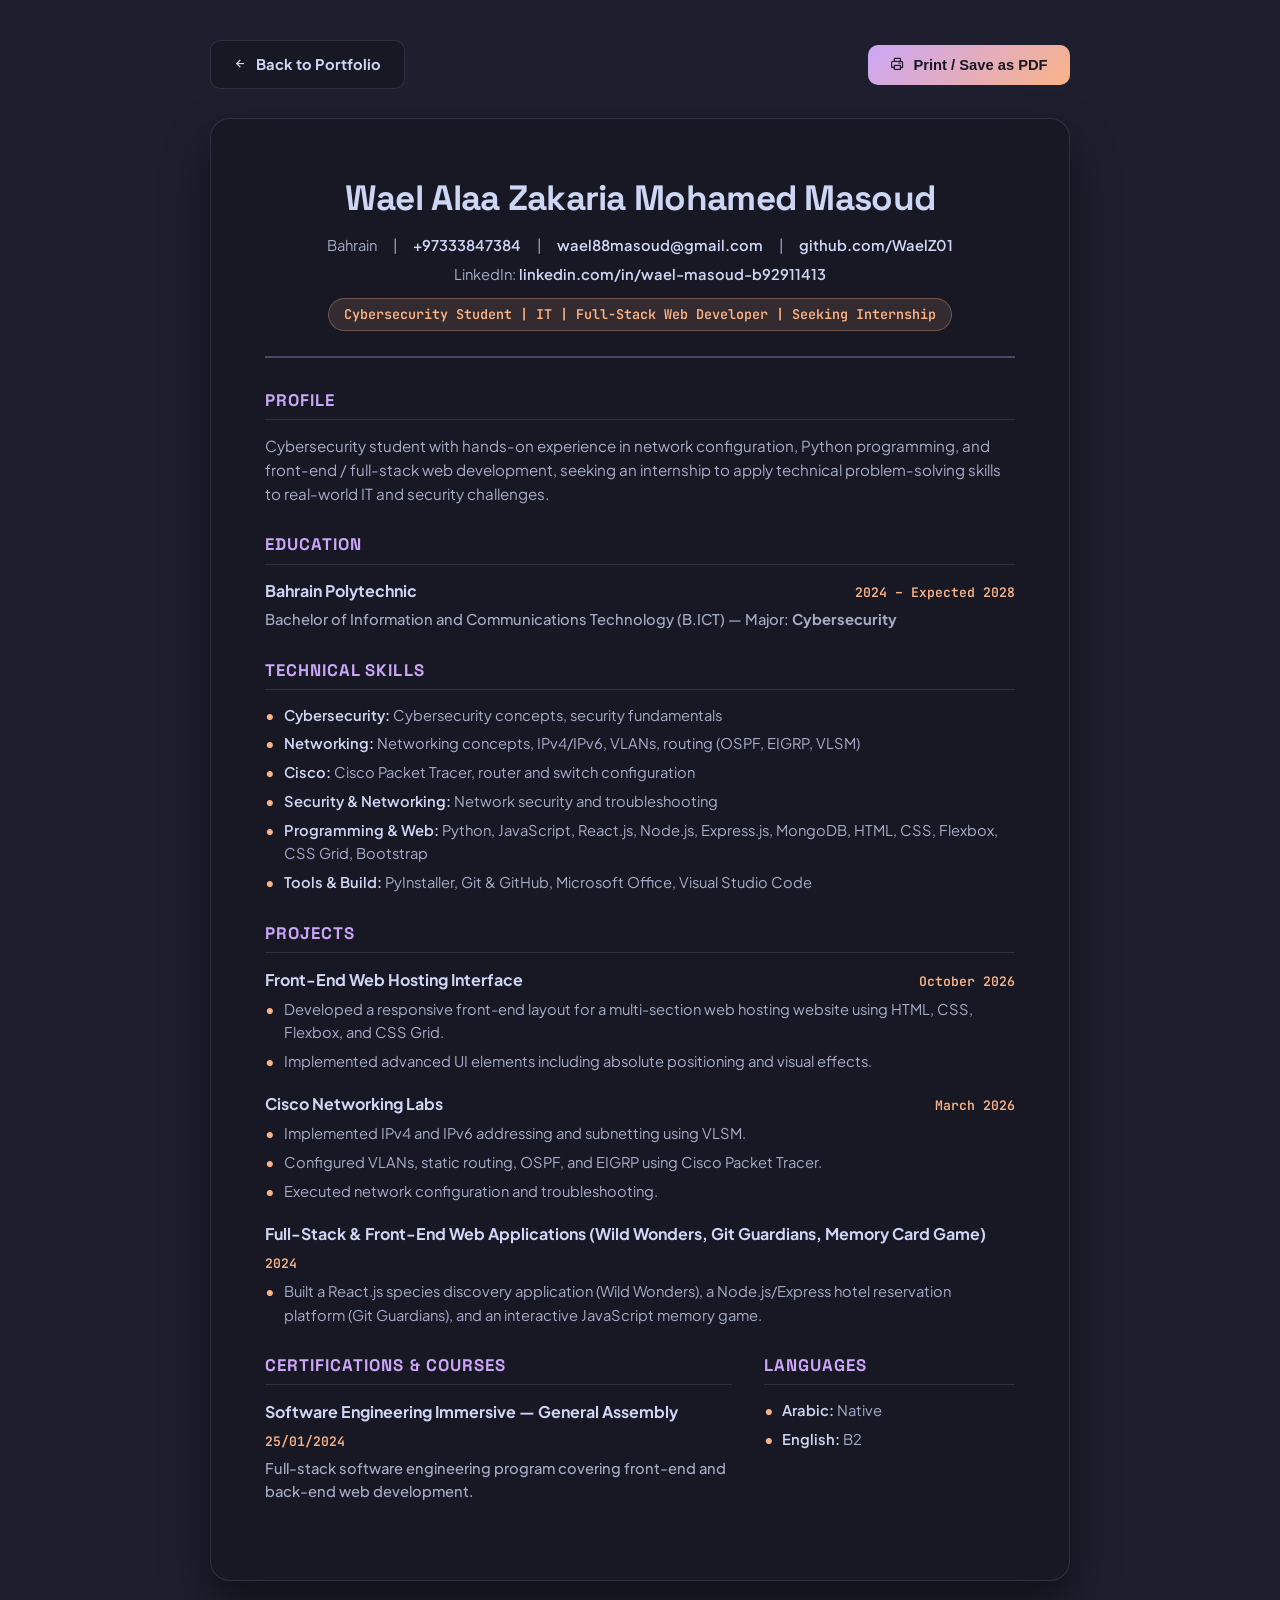
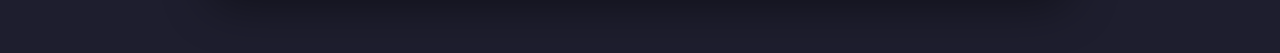
<file: cv.html>
<!DOCTYPE html>
<html lang="en">
<head>
    <meta charset="UTF-8">
    <meta name="viewport" content="width=device-width, initial-scale=1.0">
    <link href="https://unpkg.com/boxicons@2.1.4/css/boxicons.min.css" rel="stylesheet">
    <title>Wael Alaa Zakaria Mohamed Masoud — CV / Resume</title>
    <style>
        @import url('https://fonts.googleapis.com/css2?family=JetBrains+Mono:wght@400;600;700&family=Plus+Jakarta+Sans:wght@400;500;600;700;800&family=Space+Grotesk:wght@600;700&display=swap');

        :root {
            --bg-base: #1E1E2E;
            --bg-mantle: #181825;
            --accent-mauve: #CBA6F7;
            --accent-peach: #FAB387;
            --text-main: #CDD6F4;
            --text-sub: #A6ADC8;
            --border-subtle: rgba(205, 214, 244, 0.12);
        }

        * {
            margin: 0;
            padding: 0;
            box-sizing: border-box;
            text-decoration: none;
        }

        body {
            background-color: var(--bg-base);
            color: var(--text-main);
            font-family: 'Plus Jakarta Sans', sans-serif;
            line-height: 1.58;
            padding: 2.5rem 1.5rem 4.5rem;
        }

        .cv-toolbar {
            max-width: 860px;
            margin: 0 auto 1.8rem;
            display: flex;
            justify-content: space-between;
            align-items: center;
            gap: 1rem;
        }

        .toolbar-btn {
            display: inline-flex;
            align-items: center;
            gap: 0.5rem;
            padding: 0.75rem 1.4rem;
            border-radius: 10px;
            font-size: 0.92rem;
            font-weight: 700;
            cursor: pointer;
            border: 1px solid var(--border-subtle);
            background: var(--bg-mantle);
            color: var(--text-main);
            transition: all 0.25s ease;
        }

        .toolbar-btn.primary {
            background: linear-gradient(135deg, var(--accent-mauve), var(--accent-peach));
            color: var(--bg-mantle);
            border: none;
        }

        .toolbar-btn:hover {
            transform: translateY(-2px);
        }

        .cv-sheet {
            max-width: 860px;
            margin: 0 auto;
            background: var(--bg-mantle);
            border: 1px solid var(--border-subtle);
            border-radius: 20px;
            padding: 3.2rem 3.4rem;
            box-shadow: 0 24px 48px rgba(0, 0, 0, 0.45);
        }

        .cv-header {
            text-align: center;
            padding-bottom: 1.6rem;
            border-bottom: 2px solid rgba(203, 166, 247, 0.3);
            margin-bottom: 1.8rem;
        }

        .cv-name {
            font-family: 'Space Grotesk', sans-serif;
            font-size: 2.2rem;
            font-weight: 700;
            color: var(--text-main);
            letter-spacing: -0.02em;
            margin-bottom: 0.5rem;
        }

        .cv-contact-line {
            font-size: 0.92rem;
            color: var(--text-sub);
            display: flex;
            flex-wrap: wrap;
            justify-content: center;
            gap: 0.5rem 1rem;
            margin-bottom: 0.35rem;
        }

        .cv-contact-line a {
            color: var(--text-main);
            font-weight: 600;
        }

        .cv-contact-line a:hover {
            color: var(--accent-mauve);
        }

        .cv-headline-tag {
            display: inline-block;
            margin-top: 0.4rem;
            font-family: 'JetBrains Mono', monospace;
            font-size: 0.84rem;
            font-weight: 600;
            color: var(--accent-peach);
            background: rgba(250, 179, 135, 0.12);
            border: 1px solid rgba(250, 179, 135, 0.3);
            padding: 0.3rem 0.95rem;
            border-radius: 999px;
        }

        .cv-section {
            margin-bottom: 1.6rem;
        }

        .cv-section:last-child {
            margin-bottom: 0;
        }

        .cv-section-title {
            font-family: 'Space Grotesk', sans-serif;
            font-size: 1.05rem;
            font-weight: 700;
            text-transform: uppercase;
            letter-spacing: 0.06em;
            color: var(--accent-mauve);
            padding-bottom: 0.35rem;
            border-bottom: 1px solid var(--border-subtle);
            margin-bottom: 0.85rem;
        }

        .cv-summary {
            font-size: 0.95rem;
            color: var(--text-sub);
        }

        .cv-item {
            margin-bottom: 1.1rem;
        }

        .cv-item:last-child {
            margin-bottom: 0;
        }

        .cv-item-head {
            display: flex;
            justify-content: space-between;
            align-items: baseline;
            flex-wrap: wrap;
            gap: 0.5rem;
            margin-bottom: 0.25rem;
        }

        .cv-item-head h3 {
            font-size: 1rem;
            font-weight: 700;
            color: var(--text-main);
        }

        .cv-item-head span {
            font-family: 'JetBrains Mono', monospace;
            font-size: 0.82rem;
            font-weight: 600;
            color: var(--accent-peach);
        }

        .cv-subline {
            font-size: 0.92rem;
            color: var(--text-sub);
            font-weight: 500;
        }

        .cv-bullets {
            list-style: none;
            display: flex;
            flex-direction: column;
            gap: 0.35rem;
            margin-top: 0.35rem;
        }

        .cv-bullets li {
            position: relative;
            padding-left: 1.15rem;
            font-size: 0.92rem;
            color: var(--text-sub);
        }

        .cv-bullets li::before {
            content: '•';
            position: absolute;
            left: 0;
            color: var(--accent-peach);
            font-weight: 700;
        }

        .cv-bullets li strong {
            color: var(--text-main);
            font-weight: 600;
        }

        .cv-two-col {
            display: grid;
            grid-template-columns: 1.3fr 0.7fr;
            gap: 2rem;
        }

        @media (max-width: 680px) {
            .cv-sheet { padding: 1.8rem; }
            .cv-two-col { grid-template-columns: 1fr; gap: 1.4rem; }
        }

        @media print {
            @page {
                margin: 12mm;
            }
            body {
                background: #FFFFFF;
                color: #111827;
                padding: 0;
                font-size: 11pt;
            }
            .cv-toolbar { display: none; }
            .cv-sheet {
                background: #FFFFFF;
                border: none;
                box-shadow: none;
                padding: 0;
                max-width: 100%;
            }
            .cv-header {
                border-bottom-color: #1F4E79;
            }
            .cv-name, .cv-item-head h3, .cv-contact-line a, .cv-bullets li strong {
                color: #111827;
            }
            .cv-section-title {
                color: #1F4E79;
                border-bottom-color: #111827;
            }
            .cv-item-head span, .cv-headline-tag {
                color: #1F4E79;
                background: transparent;
                border: none;
                padding: 0;
            }
            .cv-summary, .cv-subline, .cv-bullets li, .cv-contact-line {
                color: #1F2937;
            }
            .cv-bullets li::before {
                color: #111827;
            }
        }
    </style>
</head>
<body>

    <div class="cv-toolbar">
        <a href="./index.html" class="toolbar-btn">
            <i class='bx bx-left-arrow-alt'></i> Back to Portfolio
        </a>
        <button type="button" class="toolbar-btn primary" onclick="window.print()">
            <i class='bx bx-printer'></i> Print / Save as PDF
        </button>
    </div>

    <main class="cv-sheet">
        <header class="cv-header">
            <h1 class="cv-name">Wael Alaa Zakaria Mohamed Masoud</h1>
            <div class="cv-contact-line">
                <span>Bahrain</span>
                <span>|</span>
                <a href="tel:+97333847384">+97333847384</a>
                <span>|</span>
                <a href="mailto:wael88masoud@gmail.com">wael88masoud@gmail.com</a>
                <span>|</span>
                <a href="https://github.com/WaelZ01" target="_blank" rel="noopener noreferrer">github.com/WaelZ01</a>
            </div>
            <div class="cv-contact-line">
                <span>LinkedIn: <a href="https://www.linkedin.com/in/wael-masoud-b92911413" target="_blank" rel="noopener noreferrer">linkedin.com/in/wael-masoud-b92911413</a></span>
            </div>
            <span class="cv-headline-tag">Cybersecurity Student | IT | Full-Stack Web Developer | Seeking Internship</span>
        </header>

        <section class="cv-section">
            <h2 class="cv-section-title">Profile</h2>
            <p class="cv-summary">
                Cybersecurity student with hands-on experience in network configuration, Python programming, and front-end / full-stack web development, seeking an internship to apply technical problem-solving skills to real-world IT and security challenges.
            </p>
        </section>

        <section class="cv-section">
            <h2 class="cv-section-title">Education</h2>
            <div class="cv-item">
                <div class="cv-item-head">
                    <h3>Bahrain Polytechnic</h3>
                    <span>2024 – Expected 2028</span>
                </div>
                <p class="cv-subline">Bachelor of Information and Communications Technology (B.ICT) — Major: <strong>Cybersecurity</strong></p>
            </div>
        </section>

        <section class="cv-section">
            <h2 class="cv-section-title">Technical Skills</h2>
            <ul class="cv-bullets">
                <li><strong>Cybersecurity:</strong> Cybersecurity concepts, security fundamentals</li>
                <li><strong>Networking:</strong> Networking concepts, IPv4/IPv6, VLANs, routing (OSPF, EIGRP, VLSM)</li>
                <li><strong>Cisco:</strong> Cisco Packet Tracer, router and switch configuration</li>
                <li><strong>Security &amp; Networking:</strong> Network security and troubleshooting</li>
                <li><strong>Programming &amp; Web:</strong> Python, JavaScript, React.js, Node.js, Express.js, MongoDB, HTML, CSS, Flexbox, CSS Grid, Bootstrap</li>
                <li><strong>Tools &amp; Build:</strong> PyInstaller, Git &amp; GitHub, Microsoft Office, Visual Studio Code</li>
            </ul>
        </section>

        <section class="cv-section">
            <h2 class="cv-section-title">Projects</h2>

            <div class="cv-item">
                <div class="cv-item-head">
                    <h3>Front-End Web Hosting Interface</h3>
                    <span>October 2026</span>
                </div>
                <ul class="cv-bullets">
                    <li>Developed a responsive front-end layout for a multi-section web hosting website using HTML, CSS, Flexbox, and CSS Grid.</li>
                    <li>Implemented advanced UI elements including absolute positioning and visual effects.</li>
                </ul>
            </div>

            <div class="cv-item">
                <div class="cv-item-head">
                    <h3>Cisco Networking Labs</h3>
                    <span>March 2026</span>
                </div>
                <ul class="cv-bullets">
                    <li>Implemented IPv4 and IPv6 addressing and subnetting using VLSM.</li>
                    <li>Configured VLANs, static routing, OSPF, and EIGRP using Cisco Packet Tracer.</li>
                    <li>Executed network configuration and troubleshooting.</li>
                </ul>
            </div>

            <div class="cv-item">
                <div class="cv-item-head">
                    <h3>Full-Stack &amp; Front-End Web Applications (Wild Wonders, Git Guardians, Memory Card Game)</h3>
                    <span>2024</span>
                </div>
                <ul class="cv-bullets">
                    <li>Built a React.js species discovery application (Wild Wonders), a Node.js/Express hotel reservation platform (Git Guardians), and an interactive JavaScript memory game.</li>
                </ul>
            </div>
        </section>

        <div class="cv-two-col">
            <section class="cv-section">
                <h2 class="cv-section-title">Certifications &amp; Courses</h2>
                <div class="cv-item">
                    <div class="cv-item-head">
                        <h3>Software Engineering Immersive — General Assembly</h3>
                        <span>25/01/2024</span>
                    </div>
                    <p class="cv-subline">Full-stack software engineering program covering front-end and back-end web development.</p>
                </div>
            </section>

            <section class="cv-section">
                <h2 class="cv-section-title">Languages</h2>
                <ul class="cv-bullets">
                    <li><strong>Arabic:</strong> Native</li>
                    <li><strong>English:</strong> B2</li>
                </ul>
            </section>
        </div>
    </main>

</body>
</html>
</file>
